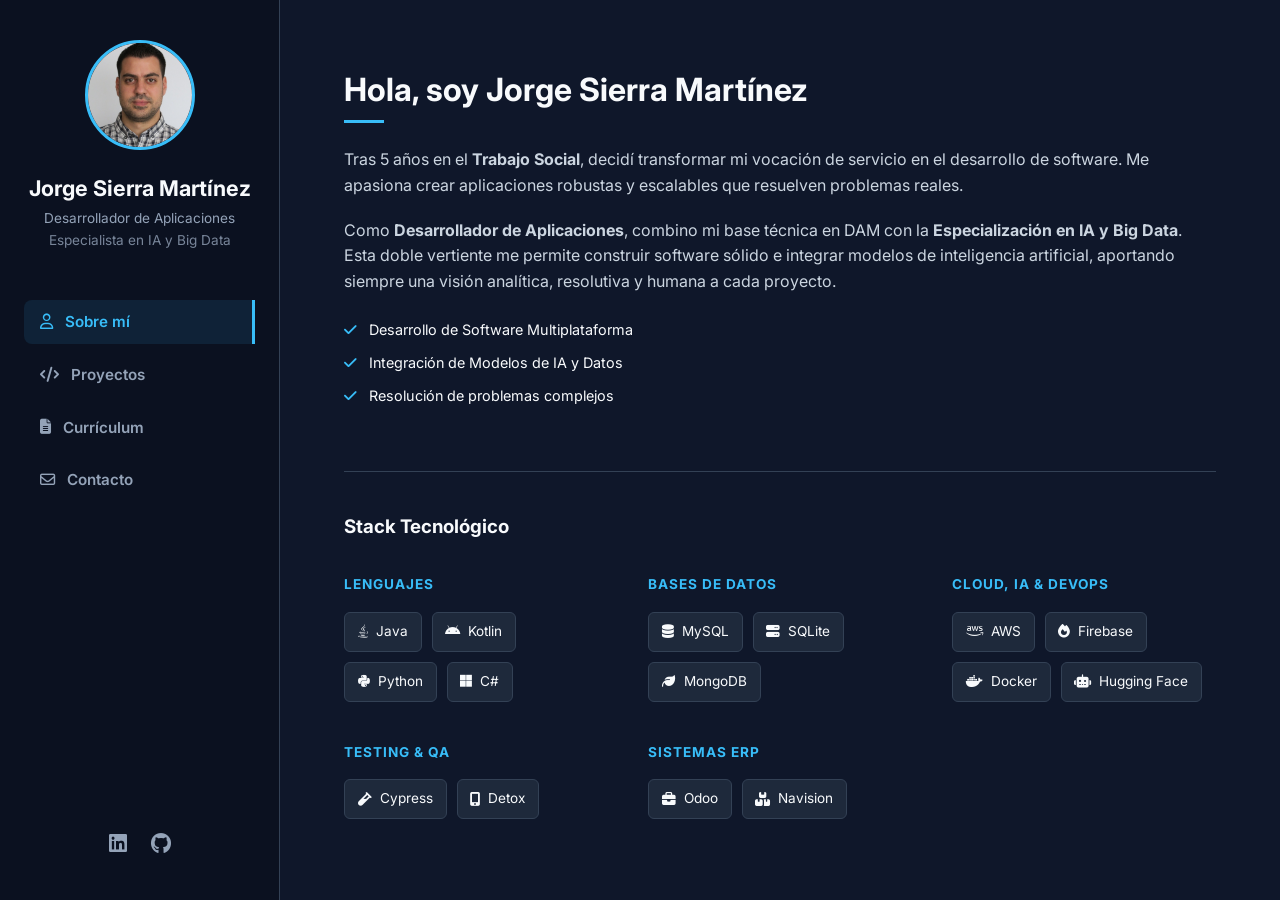
<file: index.html>
<!DOCTYPE html>
<html lang="es">
<head>
    <meta charset="UTF-8">
    <meta name="viewport" content="width=device-width, initial-scale=1.0">
    <title>Jorge Sierra Martínez | Desarrollador de Aplicaciones</title>
    <link rel="stylesheet" href="style.css">
    <link rel="stylesheet" href="https://cdnjs.cloudflare.com/ajax/libs/font-awesome/6.5.1/css/all.min.css">
    <link href="https://fonts.googleapis.com/css2?family=Inter:wght@300;400;600;700&display=swap" rel="stylesheet">
</head>
<body>

    <div class="app-container">
        <aside class="sidebar">
            <div class="profile-section">
                <img src="img/mifoto.jpg" alt="Jorge Sierra Martínez" class="profile-img-small">
                <h1>Jorge <span class="highlight">Sierra Martínez</span></h1>
                <p class="tagline">Desarrollador de Aplicaciones<br><span style="font-size: 0.85rem; opacity: 0.8;">Especialista en IA y Big Data</span></p>
            </div>

            <nav class="vertical-nav">
                <button class="nav-btn active" onclick="cambiarPestana('sobre-mi', this)">
                    <i class="fa-regular fa-user"></i> Sobre mí
                </button>
                <button class="nav-btn" onclick="cambiarPestana('proyectos', this)">
                    <i class="fa-solid fa-code"></i> Proyectos
                </button>
                <button class="nav-btn" onclick="cambiarPestana('curriculum', this)">
                    <i class="fa-solid fa-file-lines"></i> Currículum
                </button>
                <button class="nav-btn" onclick="cambiarPestana('contacto', this)">
                    <i class="fa-regular fa-envelope"></i> Contacto
                </button>
            </nav>

            <div class="social-quick">
                <a href="https://www.linkedin.com/in/jorge-sierra-mart%C3%ADnez-3b14b869/" target="_blank"><i class="fa-brands fa-linkedin"></i></a>
                <a href="https://github.com/jorgesierra89" target="_blank"><i class="fa-brands fa-github"></i></a>
            </div>
        </aside>

        <main class="content-area">
            
            <section id="sobre-mi" class="tab-content active">
                <h2>Hola, soy <span class="highlight">Jorge Sierra Martínez</span></h2>
                
                <div class="about-grid-modern">
                    <div class="about-text">
                        <p>Tras 5 años en el <strong>Trabajo Social</strong>, decidí transformar mi vocación de servicio en el desarrollo de software. Me apasiona crear aplicaciones robustas y escalables que resuelven problemas reales.</p>
                        
                        <p>Como <strong>Desarrollador de Aplicaciones</strong>, combino mi base técnica en DAM con la <strong>Especialización en IA y Big Data</strong>. Esta doble vertiente me permite construir software sólido e integrar modelos de inteligencia artificial, aportando siempre una visión analítica, resolutiva y humana a cada proyecto.</p>
                        
                        <div class="soft-skills">
                            <span><i class="fa-solid fa-check"></i> Desarrollo de Software Multiplataforma</span>
                            <span><i class="fa-solid fa-check"></i> Integración de Modelos de IA y Datos</span>
                            <span><i class="fa-solid fa-check"></i> Resolución de problemas complejos</span>
                        </div>
                    </div>
                    
                  <div class="tech-stack-container">
                    <h3 style="margin-bottom: 2rem;">Stack Tecnológico</h3>
                    
                    <div class="tech-stack-wrapper">
                        <div class="tech-category">
                            <h4 class="category-title">Lenguajes</h4>
                            <div class="skills-grid">
                                <span class="tag"><i class="fa-brands fa-java"></i> Java</span>
                                <span class="tag"><i class="fa-brands fa-android"></i> Kotlin</span>
                                <span class="tag"><i class="fa-brands fa-python"></i> Python</span>
                                <span class="tag"><i class="fa-brands fa-microsoft"></i> C#</span>
                            </div>
                        </div>
                
                        <div class="tech-category">
                            <h4 class="category-title">Bases de Datos</h4>
                            <div class="skills-grid">
                                <span class="tag"><i class="fa-solid fa-database"></i> MySQL</span>
                                <span class="tag"><i class="fa-solid fa-server"></i> SQLite</span>
                                <span class="tag"><i class="fa-solid fa-leaf"></i> MongoDB</span>
                            </div>
                        </div>
                
                        <div class="tech-category">
                            <h4 class="category-title">Cloud, IA & DevOps</h4>
                            <div class="skills-grid">
                                <span class="tag"><i class="fa-brands fa-aws"></i> AWS</span>
                                <span class="tag"><i class="fa-solid fa-fire"></i> Firebase</span>
                                <span class="tag"><i class="fa-brands fa-docker"></i> Docker</span>
                                <span class="tag"><i class="fa-solid fa-robot"></i> Hugging Face</span>
                            </div>
                        </div>
                
                        <div class="tech-category">
                            <h4 class="category-title">Testing & QA</h4>
                            <div class="skills-grid">
                                <span class="tag"><i class="fa-solid fa-vial"></i> Cypress</span>
                                <span class="tag"><i class="fa-solid fa-mobile-screen-button"></i> Detox</span>
                            </div>
                        </div>
                
                        <div class="tech-category">
                            <h4 class="category-title">Sistemas ERP</h4>
                            <div class="skills-grid">
                                <span class="tag"><i class="fa-solid fa-briefcase"></i> Odoo</span>
                                <span class="tag"><i class="fa-solid fa-boxes-stacked"></i> Navision</span>
                            </div>
                        </div>
                    </div>
                </div>
            </section>

            <section id="proyectos" class="tab-content">
                <h2>Proyectos</h2>
                
                <div class="projects-grid">
                    <a href="cellectia.html" class="project-card-link">
                        <div class="project-card-thumb">
                            <img src="img/cellectia-miniatura.jpg" alt="Cellectia" class="thumb-img">
                        </div>
                        
                        <div class="project-card-content">
                            <h3>Cellectia - IA Educativa</h3>
                            <p>Arquitectura RAG avanzada para consultas inteligentes sobre documentación técnica masiva.</p>
                            
                            <div class="tech-icons">
                                <span class="tech-tag"><i class="fa-brands fa-python"></i> Python</span>
                                <span class="tech-tag"><i class="fa-solid fa-robot"></i> Hugging Face</span>
                                <span class="tech-tag"><i class="fa-solid fa-server"></i> FastAPI</span>
                                <span class="tech-tag"><i class="fa-brands fa-docker"></i> Docker</span>
                            </div>
                        </div>
                    </a>
                   <a href="sancho.html" class="project-card-link">
                        <div class="project-card-thumb">
                            <img src="img/sancho-miniatura.png" alt="Sancho AI Assistant" class="thumb-img">
                        </div>
                        
                        <div class="project-card-content">
                            <h3>Sancho AI Assistant <span style="font-size: 0.75rem; background: var(--primary); color: var(--bg); padding: 2px 6px; border-radius: 4px; margin-left: 8px; vertical-align: middle; font-weight: 700;">MVP / HACKATHON</span></h3>
                            <p>Módulo para Odoo orientado a la automatización de gestión empresarial mediante IA local y privacidad On-Premise.</p>
                            
                            <div class="tech-icons">
                                <span class="tech-tag"><i class="fa-brands fa-python"></i> Python</span>
                                <span class="tech-tag"><i class="fa-solid fa-briefcase"></i> Odoo</span>
                                <span class="tech-tag"><i class="fa-solid fa-robot"></i> IA Local</span>
                            </div>
                        </div>
                    </a>
                    <a href="asesor.html" class="project-card-link">
                        <div class="project-card-thumb">
                            <img src="img/asesor_ia_local.png" alt="Asesor Inteligente IA Local" class="thumb-img">
                        </div>
                        
                        <div class="project-card-content">
                            <h3>Asesor de IA Local <span style="font-size: 0.75rem; background: var(--primary); color: var(--bg); padding: 2px 6px; border-radius: 4px; margin-left: 8px; vertical-align: middle; font-weight: 700;">LIVE DEMO</span></h3>
                            <p>Aplicación con failover dual-LLM para filtrar y recomendar modelos Open Source según tu hardware.</p>
                            
                            <div class="tech-icons">
                                <span class="tech-tag"><i class="fa-brands fa-python"></i> FastAPI</span>
                                <span class="tech-tag"><i class="fa-solid fa-robot"></i> LLM APIs</span>
                                <span class="tech-tag"><i class="fa-brands fa-docker"></i> Docker</span>
                            </div>
                        </div>
                    </a>
                </div>
            </section>

            <section id="curriculum" class="tab-content">
                <div style="display: flex; justify-content: space-between; align-items: center; margin-bottom: 2rem; flex-wrap: wrap; gap: 1rem;">
                    <h2 style="margin-bottom: 0;">Trayectoria</h2>
                    <a href="CV_Jorge_Sierra.pdf" download="CV_Jorge_Sierra.pdf" class="btn secondary small">
                        <i class="fa-solid fa-file-pdf"></i> Descargar CV
                    </a>
                </div>
                
                <div class="timeline">

                    <div class="timeline-item">
                        <div class="timeline-date">Abril 2026 - Mayo 2026</div>
                        <div class="timeline-content">
                            <h3>Desarrollador / Soporte (Prácticas)</h3>
                            <p><strong>Eiffage.</strong> Soporte técnico y tareas de desarrollo y personalización con el ERP Navision.</p>
                        </div>
                    </div>
                    
                    <div class="timeline-item">
                        <div class="timeline-date">2025 - 2026</div>
                        <div class="timeline-content">
                            <h3>Especialización en IA y Big Data</h3>
                            <p><strong>IES Leonardo da Vinci.</strong> Desarrollo de modelos masivos, RAG y análisis de datos avanzados.</p>
                        </div>
                    </div>

                    <div class="timeline-item">
                        <div class="timeline-date">Marzo 2025 - Junio 2025</div>
                        <div class="timeline-content">
                            <h3>QA Tester Automation (Prácticas)</h3>
                            <p><strong>Genasys Protect.</strong> Automatización de pruebas utilizando Gherkin, Cypress y Detox.</p>
                        </div>
                    </div>

                    <div class="timeline-item">
                        <div class="timeline-date">2023 - 2025</div>
                        <div class="timeline-content">
                            <h3>Técnico Superior en Desarrollo Multiplataforma (DAM)</h3>
                            <p><strong>IES Leonardo da Vinci.</strong> Arquitectura de software, bases de datos y programación orientada a objetos.</p>
                        </div>
                    </div>

                    <div class="timeline-item">
                        <div class="timeline-date">2018 - 2023</div>
                        <div class="timeline-content">
                            <h3>Trabajador Social</h3>
                            <p><strong>ASOCIDE CV.</strong> Atención al usuario, resolución de problemas complejos y gestión de casos directos.</p>
                        </div>
                    </div>

                    <div class="timeline-item">
                        <div class="timeline-date">2018</div>
                        <div class="timeline-content">
                            <h3>Máster en Elaboración, Gestión y Evaluación de Proyectos</h3>
                            <p><strong>UNED.</strong> Conocimiento avanzado en el ciclo de vida de un proyecto: desde la toma de requisitos hasta la ejecución, seguimiento y evaluación final.</p>
                        </div>
                    </div>

                    <div class="timeline-item">
                        <div class="timeline-date">2014</div>
                        <div class="timeline-content">
                            <h3>Diplomatura en Trabajo Social</h3>
                            <p><strong>Universidad de Castilla-La Mancha.</strong> Base sólida en mediación, comunicación asertiva y empatía.</p>
                        </div>
                    </div>

                </div>
            </section>
            
            <section id="contacto" class="tab-content">
                <div class="contact-card">
                    <h2>¿Hablamos?</h2>
                    <p>Busco mi primera oportunidad como <strong>Desarrollador Junior</strong>. Mi perfil técnico en DAM y mi especialización en IA me permiten crear soluciones eficientes y modernas.</p>
                    <div class="contact-info-large">
                        <a href="mailto:jorgesierra89@gmail.com" class="btn primary">
                            <i class="fa-solid fa-envelope"></i> jorgesierra89@gmail.com
                        </a>
                        <a href="https://www.linkedin.com/in/jorge-sierra-mart%C3%ADnez-3b14b869/" target="_blank" class="btn secondary">
                            <i class="fa-brands fa-linkedin"></i> LinkedIn
                        </a>
                    </div>
                </div>
            </section>
        </main>
    </div>

    <script src="script.js"></script>
</body>
</html>
</file>
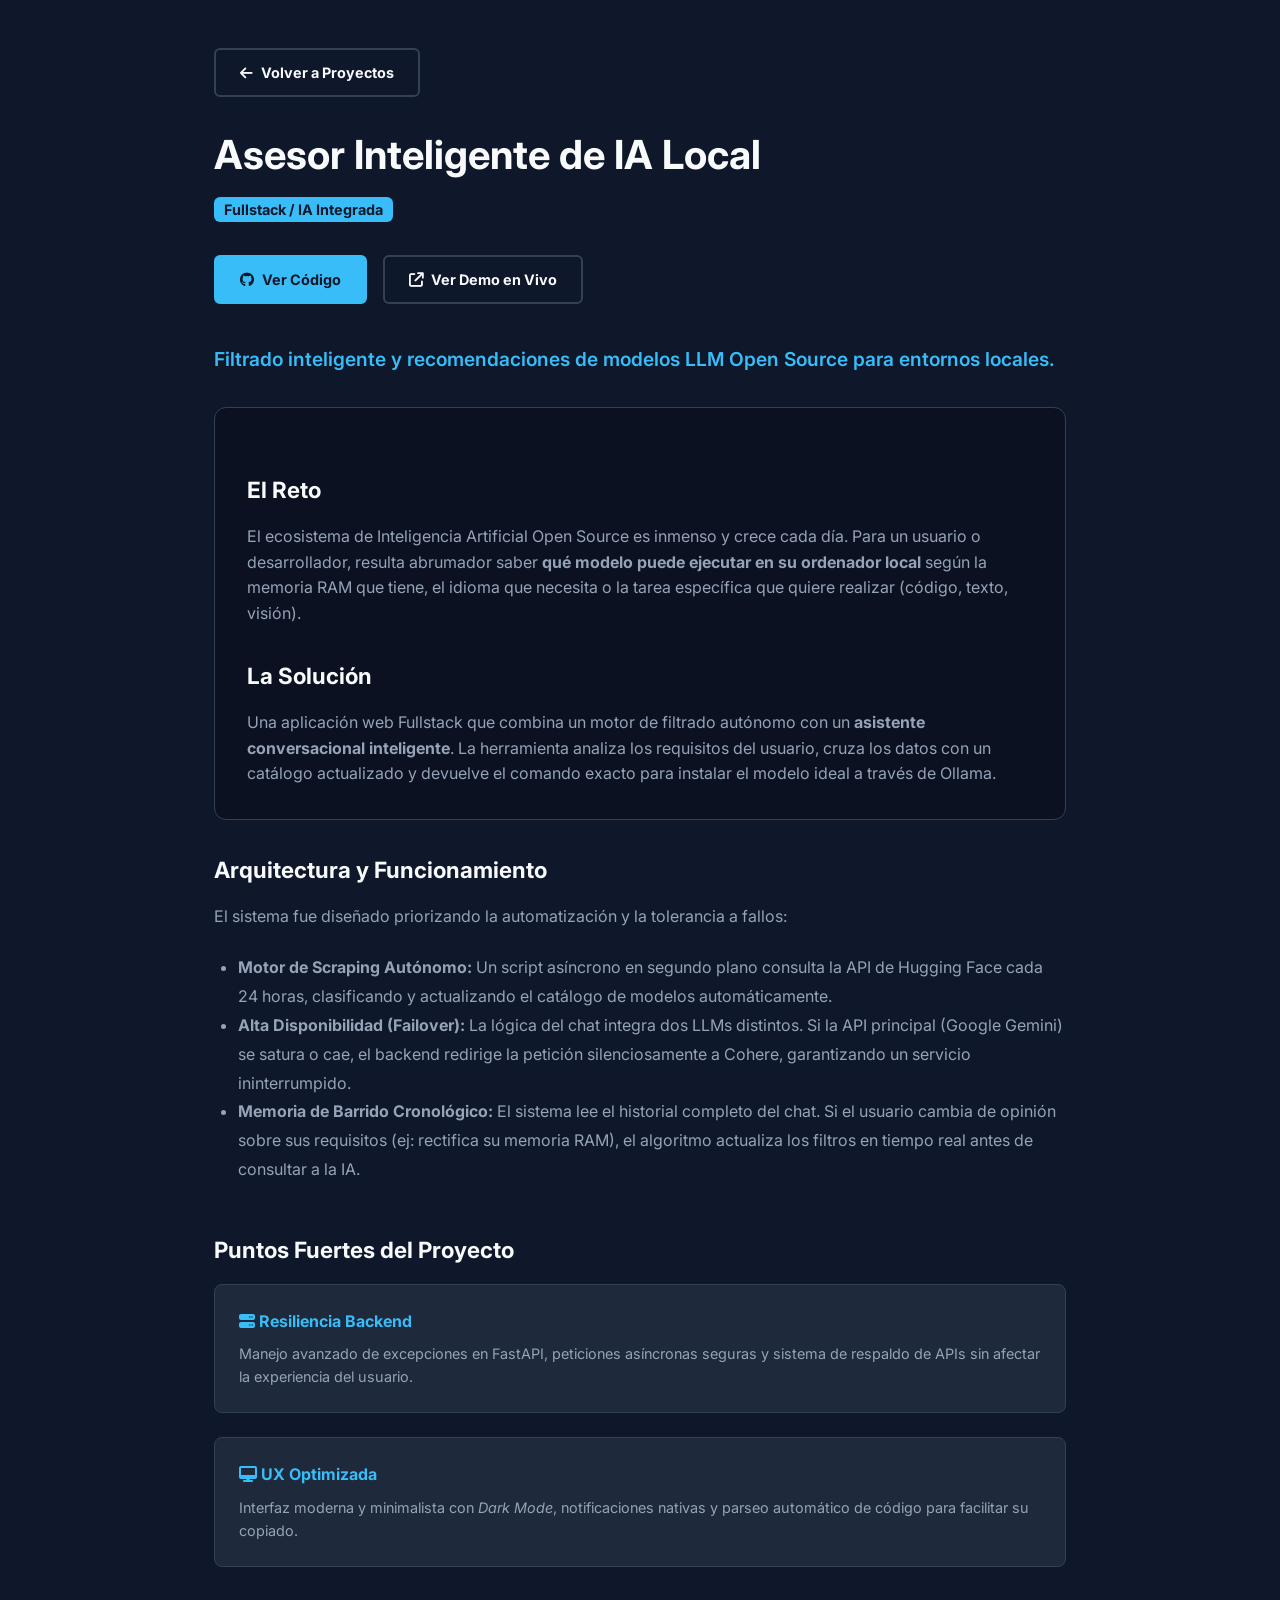
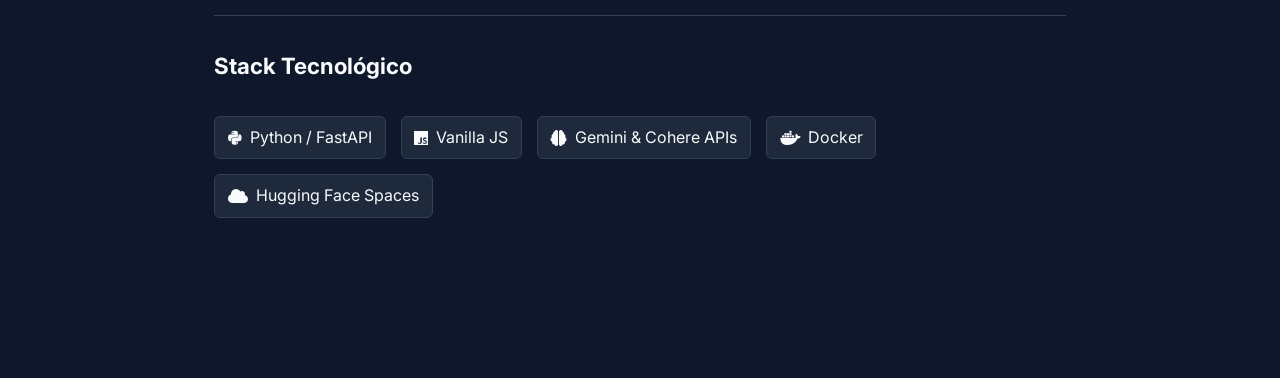
<file: asesor.html>
<!DOCTYPE html>
<html lang="es">
<head>
    <meta charset="UTF-8">
    <meta name="viewport" content="width=device-width, initial-scale=1.0">
    <title>Asesor IA Local | Jorge Sierra Martínez</title>
    <link rel="stylesheet" href="style.css">
    <link rel="stylesheet" href="https://cdnjs.cloudflare.com/ajax/libs/font-awesome/6.5.1/css/all.min.css">
    <link href="https://fonts.googleapis.com/css2?family=Inter:wght@300;400;600;700&display=swap" rel="stylesheet">
</head>
<body class="project-details-page">

    <div class="app-container">
        
        <div class="standalone-project">
            
            <a href="index.html#proyectos" class="btn secondary" style="margin-bottom: 2rem;">
                <i class="fa-solid fa-arrow-left"></i> Volver a Proyectos
            </a>

            <div class="project-header-large" style="margin-bottom: 2.5rem;">
                <h1>Asesor Inteligente de IA Local</h1>
                <span style="font-size: 0.9rem; background: var(--primary); color: var(--bg); padding: 4px 10px; border-radius: 6px; font-weight: 700;">Fullstack / IA Integrada</span>
                
                <div class="project-actions" style="margin-top: 2rem; display: flex; gap: 1rem; flex-wrap: wrap;">
                    <a href="https://github.com/jorgesierra89/asesor_ia_local" target="_blank" class="btn primary">
                        <i class="fa-brands fa-github"></i> Ver Código
                    </a>
                    <a href="https://jorgesierra89-asesor-ia-local.hf.space/" target="_blank" class="btn secondary">
                        <i class="fa-solid fa-arrow-up-right-from-square"></i> Ver Demo en Vivo
                    </a>
                </div>
            </div>

            <div class="project-full-details">
                <p class="project-tagline" style="font-size: 1.2rem; margin-bottom: 2rem; color: var(--primary); font-weight: 600;">
                    Filtrado inteligente y recomendaciones de modelos LLM Open Source para entornos locales.
                </p>
                
                <div style="background: var(--bg-darker); padding: 2rem; border-radius: 12px; border: 1px solid var(--border); margin: 2rem 0;">
                    <h3>El Reto</h3>
                    <p style="color: var(--text-muted); margin-bottom: 1rem;">
                        El ecosistema de Inteligencia Artificial Open Source es inmenso y crece cada día. Para un usuario o desarrollador, resulta abrumador saber <strong>qué modelo puede ejecutar en su ordenador local</strong> según la memoria RAM que tiene, el idioma que necesita o la tarea específica que quiere realizar (código, texto, visión).
                    </p>
                    <h3>La Solución</h3>
                    <p style="color: var(--text-muted);">
                        Una aplicación web Fullstack que combina un motor de filtrado autónomo con un <strong>asistente conversacional inteligente</strong>. La herramienta analiza los requisitos del usuario, cruza los datos con un catálogo actualizado y devuelve el comando exacto para instalar el modelo ideal a través de Ollama.
                    </p>
                </div>

                <h3>Arquitectura y Funcionamiento</h3>
                <p style="color: var(--text-muted); margin-bottom: 1.5rem;">El sistema fue diseñado priorizando la automatización y la tolerancia a fallos:</p>
                <ul style="color: var(--text-muted); padding-left: 1.5rem; margin-bottom: 2rem; line-height: 1.8;">
                    <li><strong>Motor de Scraping Autónomo:</strong> Un script asíncrono en segundo plano consulta la API de Hugging Face cada 24 horas, clasificando y actualizando el catálogo de modelos automáticamente.</li>
                    <li><strong>Alta Disponibilidad (Failover):</strong> La lógica del chat integra dos LLMs distintos. Si la API principal (Google Gemini) se satura o cae, el backend redirige la petición silenciosamente a Cohere, garantizando un servicio ininterrumpido.</li>
                    <li><strong>Memoria de Barrido Cronológico:</strong> El sistema lee el historial completo del chat. Si el usuario cambia de opinión sobre sus requisitos (ej: rectifica su memoria RAM), el algoritmo actualiza los filtros en tiempo real antes de consultar a la IA.</li>
                </ul>

                <h3 style="margin-top: 3rem;">Puntos Fuertes del Proyecto</h3>
                <div class="about-grid-modern" style="gap: 1.5rem; margin-bottom: 3rem;">
                    <div style="background: var(--card); padding: 1.5rem; border-radius: 8px; border: 1px solid var(--border);">
                        <h4 style="color: var(--primary); margin-bottom: 0.5rem;"><i class="fa-solid fa-server"></i> Resiliencia Backend</h4>
                        <p style="font-size: 0.9rem; color: var(--text-muted);">Manejo avanzado de excepciones en FastAPI, peticiones asíncronas seguras y sistema de respaldo de APIs sin afectar la experiencia del usuario.</p>
                    </div>
                    <div style="background: var(--card); padding: 1.5rem; border-radius: 8px; border: 1px solid var(--border);">
                        <h4 style="color: var(--primary); margin-bottom: 0.5rem;"><i class="fa-solid fa-desktop"></i> UX Optimizada</h4>
                        <p style="font-size: 0.9rem; color: var(--text-muted);">Interfaz moderna y minimalista con <em>Dark Mode</em>, notificaciones nativas y parseo automático de código para facilitar su copiado.</p>
                    </div>
                </div>

                <h3 style="margin-top: 3rem; border-top: 1px solid var(--border); padding-top: 2rem;">Stack Tecnológico</h3>
                <div class="tech-stack-container" style="margin-top: 0; padding-top: 1rem; border: none;">
                    <div class="skills-grid" style="gap: 15px;">
                        <span class="tag" style="font-size: 1rem;"><i class="fa-brands fa-python"></i> Python / FastAPI</span>
                        <span class="tag" style="font-size: 1rem;"><i class="fa-brands fa-js"></i> Vanilla JS</span>
                        <span class="tag" style="font-size: 1rem;"><i class="fa-solid fa-brain"></i> Gemini & Cohere APIs</span>
                        <span class="tag" style="font-size: 1rem;"><i class="fa-brands fa-docker"></i> Docker</span>
                        <span class="tag" style="font-size: 1rem;"><i class="fa-solid fa-cloud"></i> Hugging Face Spaces</span>
                    </div>
                </div>

            </div>
        </div>
    </div>

    <script src="script.js"></script>
</body>
</html>
</file>
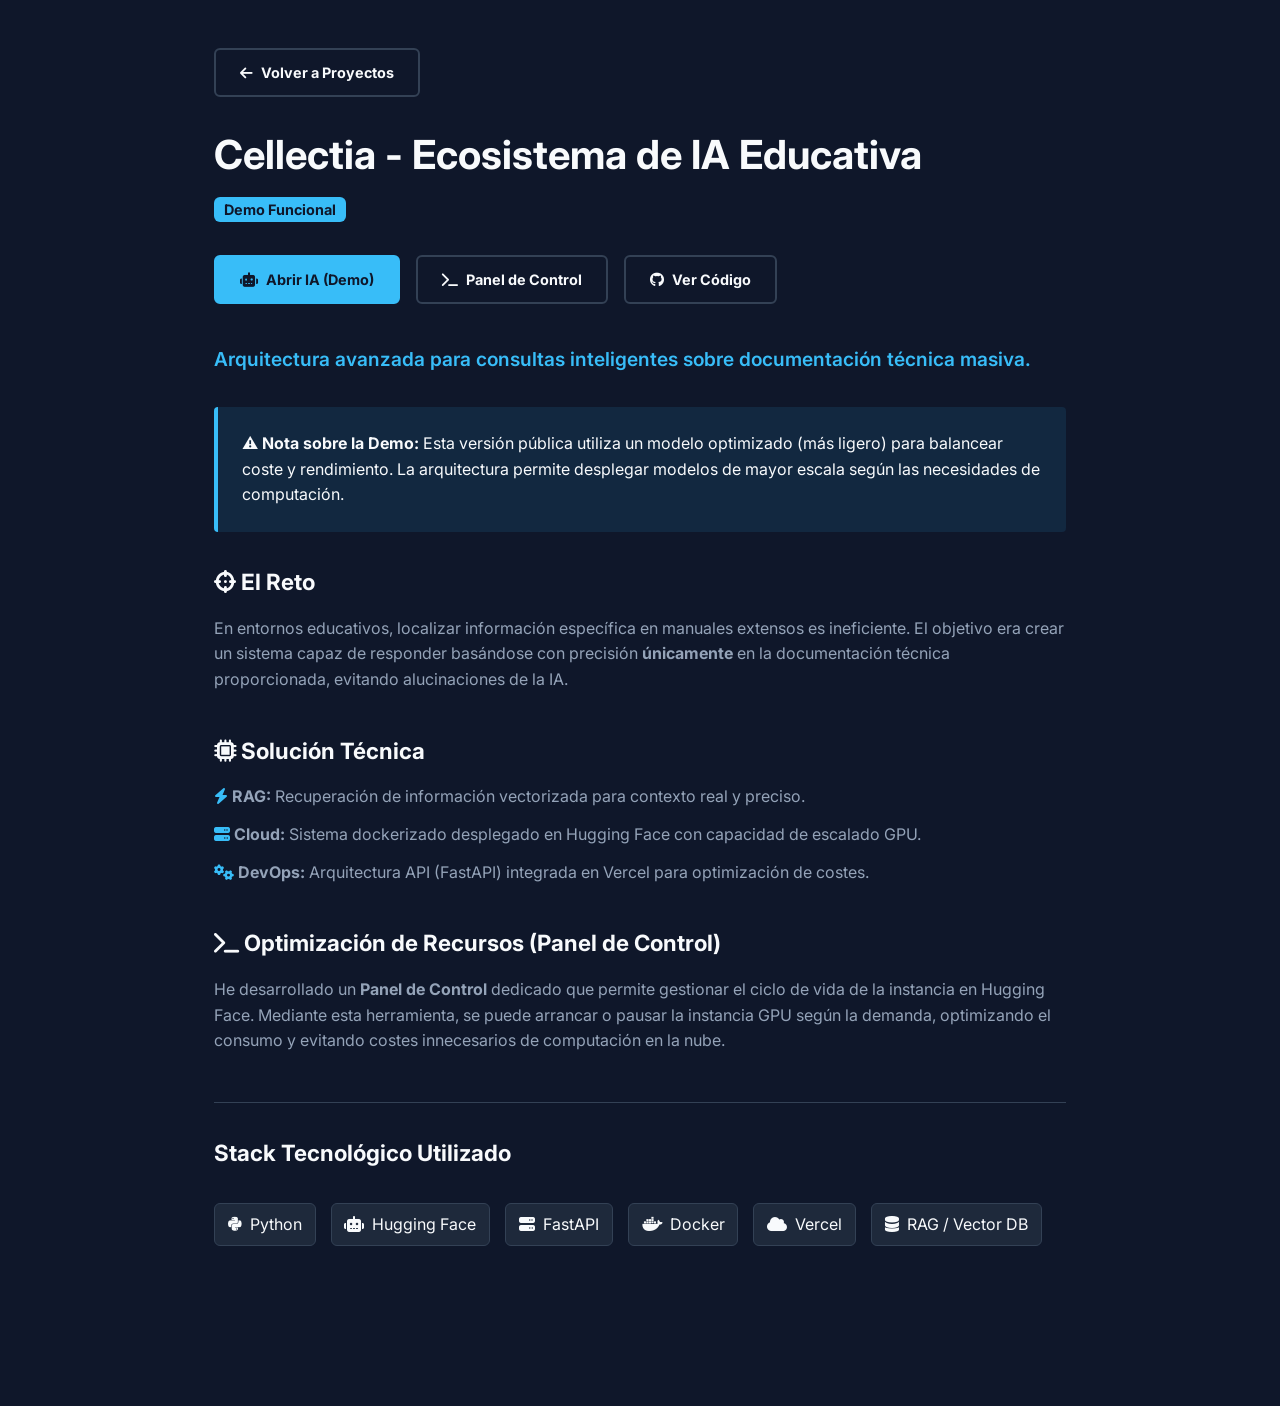
<file: cellectia.html>
<!DOCTYPE html>
<html lang="es">
<head>
    <meta charset="UTF-8">
    <meta name="viewport" content="width=device-width, initial-scale=1.0">
    <title>Cellectia IA | Proyecto de Jorge Sierra</title>
    <link rel="stylesheet" href="style.css">
    <link rel="stylesheet" href="https://cdnjs.cloudflare.com/ajax/libs/font-awesome/6.5.1/css/all.min.css">
    <link href="https://fonts.googleapis.com/css2?family=Inter:wght@300;400;600;700&display=swap" rel="stylesheet">
</head>
<body class="project-details-page"> 
    
    <div class="app-container">
        <div class="standalone-project">
            
            <a href="index.html#proyectos" class="btn secondary" style="margin-bottom: 2rem;">
                <i class="fa-solid fa-arrow-left"></i> Volver a Proyectos
            </a>

            <div class="project-header-large" style="margin-bottom: 2.5rem;">
                <h1>Cellectia - Ecosistema de IA Educativa</h1>
                <span style="font-size: 0.9rem; background: var(--primary); color: var(--bg); padding: 4px 10px; border-radius: 6px; font-weight: 700;">Demo Funcional</span>
                
                <div class="project-actions" style="margin-top: 2rem; display: flex; gap: 1rem; flex-wrap: wrap;">
                    <a href="https://demo-cellectia-demo-cellectia.hf.space/" target="_blank" class="btn primary">
                        <i class="fa-solid fa-robot"></i> Abrir IA (Demo)
                    </a>
                    <a href="https://demo-cellectia.vercel.app/" target="_blank" class="btn secondary">
                        <i class="fa-solid fa-terminal"></i> Panel de Control
                    </a>
                    <a href="https://github.com/jorgesierra89/demo_cellectia" target="_blank" class="btn secondary">
                        <i class="fa-brands fa-github"></i> Ver Código
                    </a>
                </div>
            </div>

            <div class="project-full-details">
                <p class="project-tagline" style="font-size: 1.2rem; margin-bottom: 2rem; color: var(--primary); font-weight: 600;">
                    Arquitectura avanzada para consultas inteligentes sobre documentación técnica masiva.
                </p>

                <div class="info-box" style="background: rgba(56, 189, 248, 0.1); border-left: 4px solid var(--primary); padding: 1.5rem; margin-bottom: 2rem; border-radius: 4px;">
                    <p style="margin-bottom: 0; color: var(--text);"><strong>⚠️ Nota sobre la Demo:</strong> Esta versión pública utiliza un modelo optimizado (más ligero) para balancear coste y rendimiento. La arquitectura permite desplegar modelos de mayor escala según las necesidades de computación.</p>
                </div>

                <h3><i class="fa-solid fa-crosshairs"></i> El Reto</h3>
                <p style="color: var(--text-muted);">En entornos educativos, localizar información específica en manuales extensos es ineficiente. El objetivo era crear un sistema capaz de responder basándose con precisión <strong>únicamente</strong> en la documentación técnica proporcionada, evitando alucinaciones de la IA.</p>

                <h3 style="margin-top: 2.5rem;"><i class="fa-solid fa-microchip"></i> Solución Técnica</h3>
                <div class="project-features-minimal" style="margin-top: 1rem; display: flex; flex-direction: column; gap: 12px; color: var(--text-muted);">
                    <span><i class="fa-solid fa-bolt" style="color: var(--primary);"></i> <strong>RAG:</strong> Recuperación de información vectorizada para contexto real y preciso.</span>
                    <span><i class="fa-solid fa-server" style="color: var(--primary);"></i> <strong>Cloud:</strong> Sistema dockerizado desplegado en Hugging Face con capacidad de escalado GPU.</span>
                    <span><i class="fa-solid fa-gears" style="color: var(--primary);"></i> <strong>DevOps:</strong> Arquitectura API (FastAPI) integrada en Vercel para optimización de costes.</span>
                </div>

                <h3 style="margin-top: 2.5rem;"><i class="fa-solid fa-terminal"></i> Optimización de Recursos (Panel de Control)</h3>
                <p style="color: var(--text-muted); margin-bottom: 3rem;">He desarrollado un <strong>Panel de Control</strong> dedicado que permite gestionar el ciclo de vida de la instancia en Hugging Face. Mediante esta herramienta, se puede arrancar o pausar la instancia GPU según la demanda, optimizando el consumo y evitando costes innecesarios de computación en la nube.</p>

                <h3 style="margin-top: 3rem; border-top: 1px solid var(--border); padding-top: 2rem;">Stack Tecnológico Utilizado</h3>
                <div class="tech-stack-container" style="margin-top: 0; padding-top: 1rem; border: none;">
                    <div class="skills-grid" style="gap: 15px;">
                        <span class="tag" style="font-size: 1rem;"><i class="fa-brands fa-python"></i> Python</span>
                        <span class="tag" style="font-size: 1rem;"><i class="fa-solid fa-robot"></i> Hugging Face</span>
                        <span class="tag" style="font-size: 1rem;"><i class="fa-solid fa-server"></i> FastAPI</span>
                        <span class="tag" style="font-size: 1rem;"><i class="fa-brands fa-docker"></i> Docker</span>
                        <span class="tag" style="font-size: 1rem;"><i class="fa-solid fa-cloud"></i> Vercel</span>
                        <span class="tag" style="font-size: 1rem;"><i class="fa-solid fa-database"></i> RAG / Vector DB</span>
                    </div>
                </div>

            </div>
        </div>
    </div>

    <script src="script.js"></script>
</body>
</html>
</file>
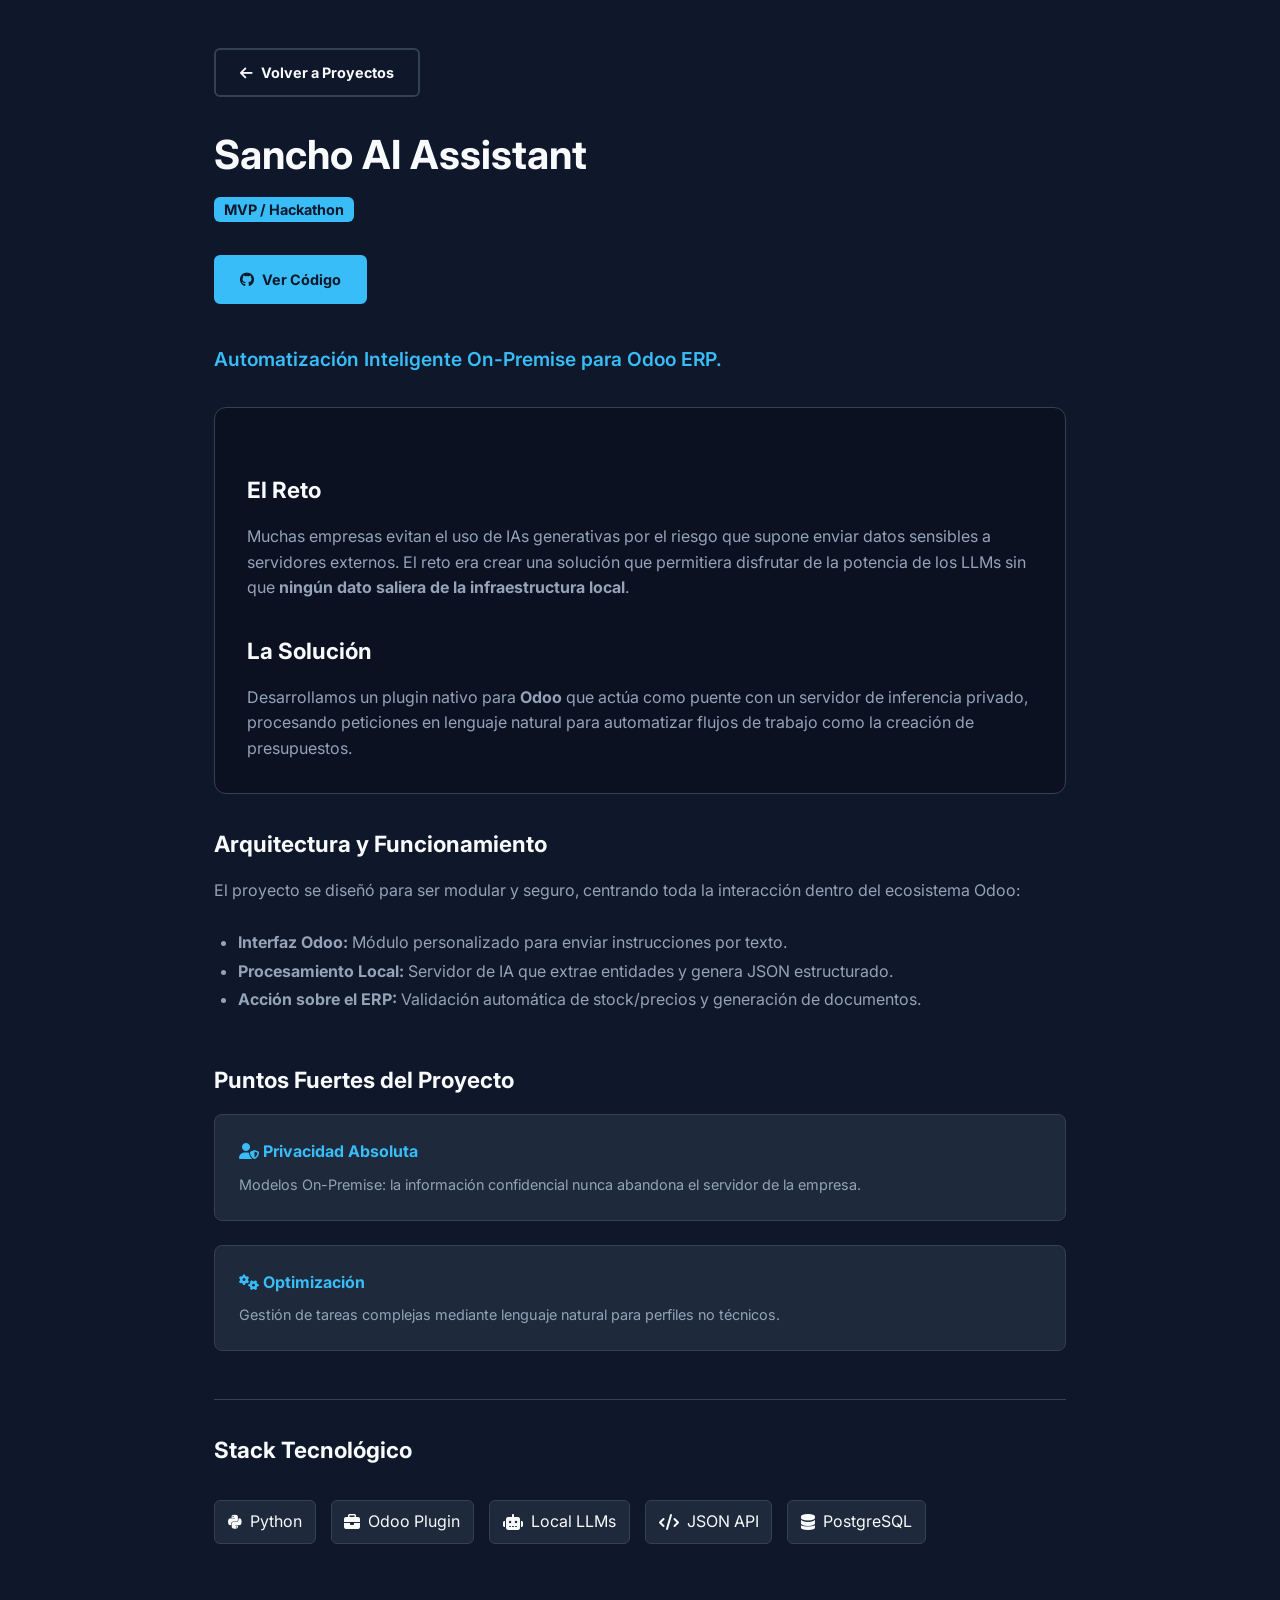
<file: sancho.html>
<!DOCTYPE html>
<html lang="es">
<head>
    <meta charset="UTF-8">
    <meta name="viewport" content="width=device-width, initial-scale=1.0">
    <title>Sancho AI Assistant | Jorge Sierra Martínez</title>
    <link rel="stylesheet" href="style.css">
    <link rel="stylesheet" href="https://cdnjs.cloudflare.com/ajax/libs/font-awesome/6.5.1/css/all.min.css">
    <link href="https://fonts.googleapis.com/css2?family=Inter:wght@300;400;600;700&display=swap" rel="stylesheet">
</head>
<body class="project-details-page">

    <div class="app-container">
        
        <div class="standalone-project">
            
            <a href="index.html#proyectos" class="btn secondary" style="margin-bottom: 2rem;">
                <i class="fa-solid fa-arrow-left"></i> Volver a Proyectos
            </a>

            <div class="project-header-large" style="margin-bottom: 2.5rem;">
                <h1>Sancho AI Assistant</h1>
                <span style="font-size: 0.9rem; background: var(--primary); color: var(--bg); padding: 4px 10px; border-radius: 6px; font-weight: 700;">MVP / Hackathon</span>
                
                <div class="project-actions" style="margin-top: 2rem; display: flex; gap: 1rem; flex-wrap: wrap;">
                    <a href="https://github.com/jorgesierra89/sancho_assistant_ai" target="_blank" class="btn primary">
                        <i class="fa-brands fa-github"></i> Ver Código
                    </a>
                    </div>
            </div>

            <div class="project-full-details">
                <p class="project-tagline" style="font-size: 1.2rem; margin-bottom: 2rem; color: var(--primary); font-weight: 600;">
                    Automatización Inteligente On-Premise para Odoo ERP.
                </p>
                
                <div style="background: var(--bg-darker); padding: 2rem; border-radius: 12px; border: 1px solid var(--border); margin: 2rem 0;">
                    <h3>El Reto</h3>
                    <p style="color: var(--text-muted); margin-bottom: 1rem;">
                        Muchas empresas evitan el uso de IAs generativas por el riesgo que supone enviar datos sensibles a servidores externos. El reto era crear una solución que permitiera disfrutar de la potencia de los LLMs sin que <strong>ningún dato saliera de la infraestructura local</strong>.
                    </p>
                    <h3>La Solución</h3>
                    <p style="color: var(--text-muted);">
                        Desarrollamos un plugin nativo para <strong>Odoo</strong> que actúa como puente con un servidor de inferencia privado, procesando peticiones en lenguaje natural para automatizar flujos de trabajo como la creación de presupuestos.
                    </p>
                </div>

                <h3>Arquitectura y Funcionamiento</h3>
                <p style="color: var(--text-muted); margin-bottom: 1.5rem;">El proyecto se diseñó para ser modular y seguro, centrando toda la interacción dentro del ecosistema Odoo:</p>
                <ul style="color: var(--text-muted); padding-left: 1.5rem; margin-bottom: 2rem; line-height: 1.8;">
                    <li><strong>Interfaz Odoo:</strong> Módulo personalizado para enviar instrucciones por texto.</li>
                    <li><strong>Procesamiento Local:</strong> Servidor de IA que extrae entidades y genera JSON estructurado.</li>
                    <li><strong>Acción sobre el ERP:</strong> Validación automática de stock/precios y generación de documentos.</li>
                </ul>

                <h3 style="margin-top: 3rem;">Puntos Fuertes del Proyecto</h3>
                <div class="about-grid-modern" style="gap: 1.5rem; margin-bottom: 3rem;">
                    <div style="background: var(--card); padding: 1.5rem; border-radius: 8px; border: 1px solid var(--border);">
                        <h4 style="color: var(--primary); margin-bottom: 0.5rem;"><i class="fa-solid fa-user-shield"></i> Privacidad Absoluta</h4>
                        <p style="font-size: 0.9rem; color: var(--text-muted);">Modelos On-Premise: la información confidencial nunca abandona el servidor de la empresa.</p>
                    </div>
                    <div style="background: var(--card); padding: 1.5rem; border-radius: 8px; border: 1px solid var(--border);">
                        <h4 style="color: var(--primary); margin-bottom: 0.5rem;"><i class="fa-solid fa-gears"></i> Optimización</h4>
                        <p style="font-size: 0.9rem; color: var(--text-muted);">Gestión de tareas complejas mediante lenguaje natural para perfiles no técnicos.</p>
                    </div>
                </div>

                <h3 style="margin-top: 3rem; border-top: 1px solid var(--border); padding-top: 2rem;">Stack Tecnológico</h3>
                <div class="tech-stack-container" style="margin-top: 0; padding-top: 1rem; border: none;">
                    <div class="skills-grid" style="gap: 15px;">
                        <span class="tag" style="font-size: 1rem;"><i class="fa-brands fa-python"></i> Python</span>
                        <span class="tag" style="font-size: 1rem;"><i class="fa-solid fa-briefcase"></i> Odoo Plugin</span>
                        <span class="tag" style="font-size: 1rem;"><i class="fa-solid fa-robot"></i> Local LLMs</span>
                        <span class="tag" style="font-size: 1rem;"><i class="fa-solid fa-code"></i> JSON API</span>
                        <span class="tag" style="font-size: 1rem;"><i class="fa-solid fa-database"></i> PostgreSQL</span>
                    </div>
                </div>

            </div>
        </div>
    </div>

    <script src="script.js"></script>
</body>
</html>
</file>
<file: style.css>
:root {
    --bg: #0f172a;
    --bg-darker: #0b1120;
    --text: #f8fafc;
    --text-muted: #94a3b8;
    --primary: #38bdf8;
    --secondary: #94a3b8;
    --card: #1e293b;
    --border: #334155;
}

* { margin: 0; padding: 0; box-sizing: border-box; }

/* --- 1. BASE PARA TODO EL SITIO --- */
body, html {
    font-family: 'Inter', sans-serif;
    background-color: var(--bg);
    color: var(--text);
    line-height: 1.6;
}

/* --- 2. REGLAS PARA LA HOME (index.html) --- */
body:not(.project-details-page) {
    height: 100vh;
    overflow: hidden;
}

body:not(.project-details-page) .app-container {
    display: flex;
    height: 100vh;
    width: 100vw;
}

/* --- 3. REGLAS PARA PÁGINAS DE PROYECTO (cellectia.html) --- */
body.project-details-page {
    height: auto !important;
    min-height: 100vh !important;
    overflow-y: auto !important;
    overflow-x: hidden;
    position: relative; 
}

body.project-details-page .app-container {
    display: block !important; 
    height: auto !important;
    min-height: 100vh;
}

.standalone-project {
    max-width: 900px;
    margin: 0 auto;
    padding: 3rem 1.5rem 10rem 1.5rem;
    position: relative;
}

/* --- 4. COMPONENTES COMUNES --- */
.sidebar {
    width: 280px;
    background-color: var(--bg-darker);
    border-right: 1px solid var(--border);
    display: flex;
    flex-direction: column;
    padding: 2.5rem 1.5rem;
}

.profile-section { text-align: center; margin-bottom: 3rem; }
.profile-img-small { width: 110px; height: 110px; border-radius: 50%; border: 3px solid var(--primary); object-fit: cover; margin-bottom: 1rem; }
h1 { font-size: 1.35rem; line-height: 1.3; margin-bottom: 0.3rem;} 
.tagline { color: var(--text-muted); font-size: 0.85rem; margin-top: 0.4rem; }

.vertical-nav { display: flex; flex-direction: column; gap: 0.5rem; flex: 1; }
.nav-btn {
    background: transparent; border: none; color: var(--text-muted); text-align: left;
    padding: 0.8rem 1rem; font-size: 0.95rem; font-family: inherit; font-weight: 600;
    border-radius: 8px; cursor: pointer; transition: 0.3s; display: flex; align-items: center; gap: 12px;
}
.nav-btn.active { background: rgba(56, 189, 248, 0.1); color: var(--primary); border-right: 3px solid var(--primary); border-radius: 8px 0 0 8px; }
.nav-btn:hover:not(.active) { background: var(--card); color: var(--text); }

.social-quick { display: flex; justify-content: center; gap: 1.5rem; }
.social-quick a { color: var(--text-muted); font-size: 1.3rem; transition: 0.3s; }
.social-quick a:hover { color: var(--primary); transform: translateY(-3px); }

/* CONTENT AREA HOME */
.content-area { flex: 1; padding: 4rem; overflow-y: auto; background: var(--bg); }
.tab-content { display: none; animation: fadeIn 0.4s ease; }
.tab-content.active { display: block; }

@keyframes fadeIn { from { opacity: 0; transform: translateY(10px); } to { opacity: 1; transform: translateY(0); } }

h2 { font-size: 2rem; margin-bottom: 2rem; position: relative; }
h2::after { content: ''; position: absolute; width: 40px; height: 3px; bottom: -8px; left: 0; background: var(--primary); }

/* --- SECCIÓN SOBRE MÍ Y STACK --- */
.about-grid-modern { 
    display: flex; 
    flex-direction: column; 
    gap: 3rem; 
}

/* AQUÍ ESTÁN LAS REGLAS DE LAS CAJITAS QUE SE HABÍAN BORRADO */
.about-text p { margin-bottom: 1.2rem; color: #cbd5e0; }
.soft-skills { display: flex; flex-direction: column; gap: 10px; margin-top: 1.5rem; font-size: 0.9rem; }
.soft-skills span i { color: var(--primary); margin-right: 8px; }

.skills-grid { 
    display: flex; 
    flex-wrap: wrap; 
    gap: 10px; 
}
.tag { 
    background: var(--card); 
    padding: 0.5rem 0.8rem; 
    border-radius: 6px; 
    border: 1px solid var(--border); 
    font-size: 0.85rem; 
    display: inline-flex; 
    align-items: center; 
    gap: 8px; 
    color: var(--text);
}

/* EL STACK TECNOLÓGICO PANORÁMICO */
.tech-stack-container {
    width: 100%;
    margin-top: 1rem;
    padding-top: 2.5rem;
    border-top: 1px solid var(--border); 
}
.tech-stack-wrapper {
    display: grid;
    grid-template-columns: repeat(auto-fit, minmax(200px, 1fr));
    gap: 2.5rem;
}
.tech-category {
    margin-bottom: 0; 
}
.category-title {
    font-size: 0.85rem;
    color: var(--primary);
    text-transform: uppercase;
    letter-spacing: 1px;
    margin-bottom: 1rem;
    font-weight: 700;
}

/* --- GRID DE PROYECTOS --- */
.projects-grid { 
    display: grid; 
    grid-template-columns: repeat(auto-fill, minmax(300px, 1fr)); 
    gap: 2rem; 
}

.project-card-link { 
    text-decoration: none; color: inherit; background: var(--card); border: 1px solid var(--border); border-radius: 12px; overflow: hidden; display: flex; flex-direction: column; transition: all 0.3s ease; 
}
.project-card-link:hover { transform: translateY(-5px); border-color: var(--primary); }

.project-card-thumb { height: 180px; background: #141e30; display: flex; align-items: center; justify-content: center; overflow: hidden; border-bottom: 1px solid var(--border); padding: 10px;}
.thumb-img { width: 100%; height: 100%; object-fit: contain; opacity: 0.9; transition: 0.3s; }

.project-card-content { padding: 1.5rem; display: flex; flex-direction: column; flex: 1; }
.project-card-content h3 { font-size: 1.2rem; margin-bottom: 0.5rem; color: var(--text); }
.project-card-content p { font-size: 0.9rem; color: var(--text-muted); margin-bottom: 1.5rem; flex: 1; }

.tech-icons { display: flex; justify-content: center; align-items: center; gap: 15px; flex-wrap: wrap; border-top: 1px solid var(--border); padding-top: 1.2rem; }
.tech-tag { display: flex; align-items: center; gap: 6px; color: var(--text-muted); font-size: 0.8rem; font-weight: 500;}
.tech-tag i { font-size: 1rem; color: var(--primary); }

/* BOTONES */
.btn { padding: 0.7rem 1.5rem; border-radius: 6px; text-decoration: none; font-weight: 700; display: inline-flex; align-items: center; gap: 8px; transition: 0.3s; font-size: 0.9rem;}
.primary { background: var(--primary); color: var(--bg); border: 2px solid var(--primary); }
.secondary { border: 2px solid var(--border); color: var(--text); }
.secondary:hover { border-color: var(--primary); color: var(--primary); }

/* TIMELINE */
.timeline { border-left: 2px solid var(--border); padding-left: 1.5rem; margin-top: 1rem; }
.timeline-item { position: relative; margin-bottom: 2rem; }
.timeline-item::before { content: ''; position: absolute; left: -25px; top: 5px; width: 12px; height: 12px; border-radius: 50%; background: var(--primary); border: 3px solid var(--bg); }
.timeline-date { color: var(--primary); font-weight: 700; font-size: 0.85rem; }

/* CONTACTO */
.contact-card { background: var(--card); padding: 3rem; border-radius: 12px; border: 1px solid var(--border); text-align: center; max-width: 600px; margin: 2rem auto; }

/* REGLAS ESPECÍFICAS DE CELLECTIA.HTML */
.project-header-large h1 { font-size: 2.5rem; margin-bottom: 1rem; }
.project-full-details h3 { color: var(--text); margin-top: 2rem; margin-bottom: 1rem; font-size: 1.4rem;}

/* --- 5. MOBILE --- */
@media (max-width: 800px) {
    .app-container { flex-direction: column !important; height: auto !important; }
    body, html { height: auto !important; overflow: visible !important; }
    .sidebar { width: 100%; padding: 1.5rem; height: auto; }
    .vertical-nav { flex-direction: row; flex-wrap: wrap; justify-content: center; }
    .content-area { padding: 2rem; }
}
</file>
